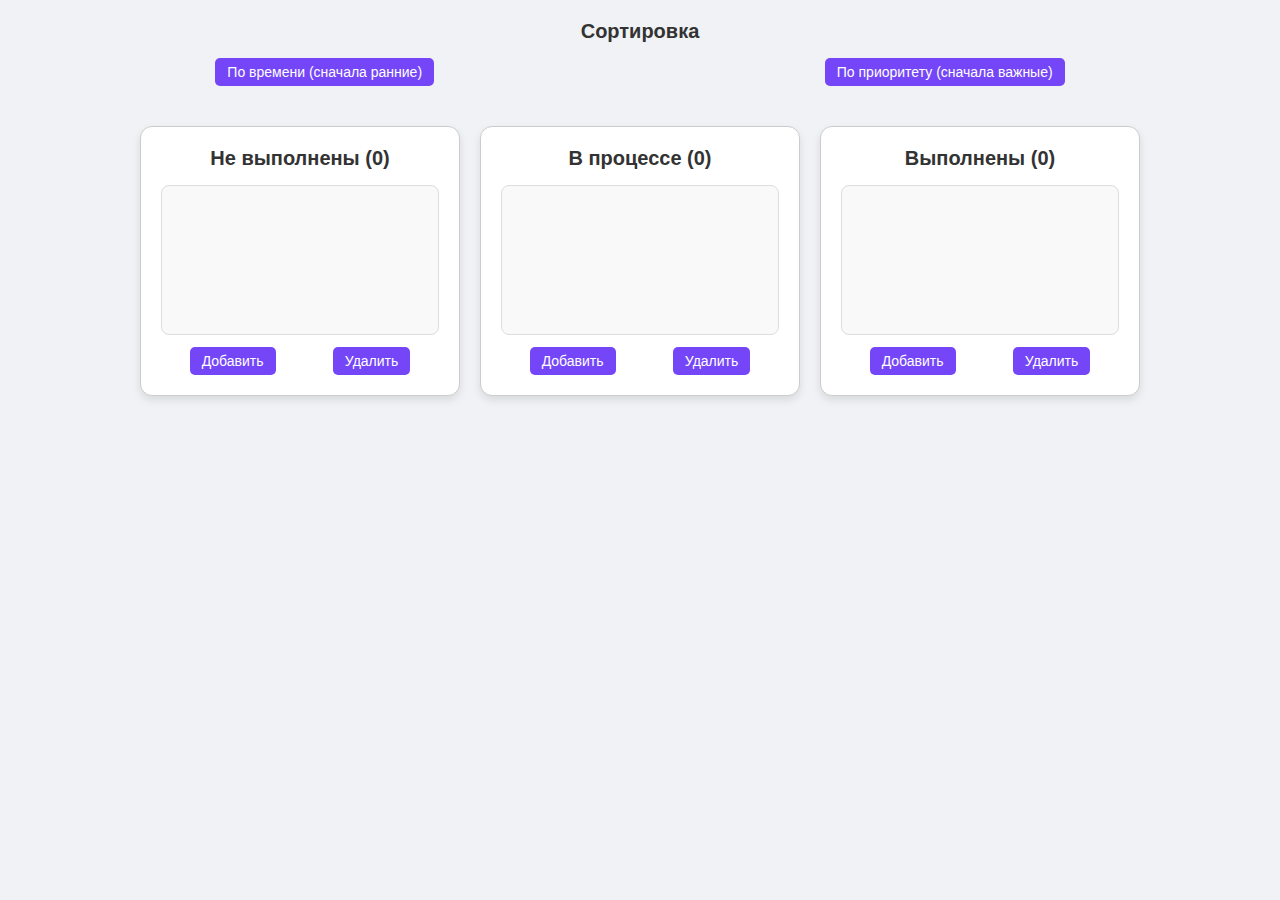
<file: index.html>
<!DOCTYPE html>
<html lang="ru">
<head>
  <meta charset="utf-8" />
  <meta name="viewport" content="width=device-width,initial-scale=1" />
  <title>Мои задачи</title>
  <link rel="stylesheet" href="style.css" />
</head>
<body>
  <section class="filter">
    <h2>Сортировка</h2>
    <div class="buttons">
      <button id="sortTimeBtn">По времени (сначала ранние)</button>
      <button id="sortPriorityBtn">По приоритету (сначала важные)</button>
    </div>
  </section>

  <main>
    <section class="list_tasks">
      <h2 id="todoTitle">Не выполнены</h2>
      <ul id="todoList"></ul>
      <div class="buttons">
        <button id="addTodoBtn" type="button">Добавить</button>
        <button id="delTodoBtn" type="button">Удалить</button>
      </div>
    </section>

    <section class="list_tasks">
      <h2 id="doingTitle">В процессе</h2>
      <ul id="doingList"></ul>
      <div class="buttons">
        <button id="addDoingBtn" type="button">Добавить</button>
        <button id="delDoingBtn" type="button">Удалить</button>
      </div>
    </section>

    <section class="list_tasks">
      <h2 id="doneTitle">Выполнены</h2>
      <ul id="doneList"></ul>
      <div class="buttons">
        <button id="addDoneBtn" type="button">Добавить</button>
        <button id="delDoneBtn" type="button">Удалить</button>
      </div>
    </section>

    <dialog id="modal">
      <h2 id="modalTitle">Напишите задачу:</h2>
      <textarea id="taskTextarea"></textarea>

      <div id="priorityContainer">
        <label for="prioritySelect">Приоритет:</label>
        <select id="prioritySelect">
          <option value="high">Высокий</option>
          <option value="medium">Средний</option>
          <option value="low">Низкий</option>
        </select>
      </div>

      <div class="buttons">
        <button id="confirmModalBtn" type="button">Добавить</button>
        <button id="cancelModalBtn" type="button">Отмена</button>
      </div>
    </dialog>

  </main>

  <script src="code.js"></script>
</body>
</html>
</file>
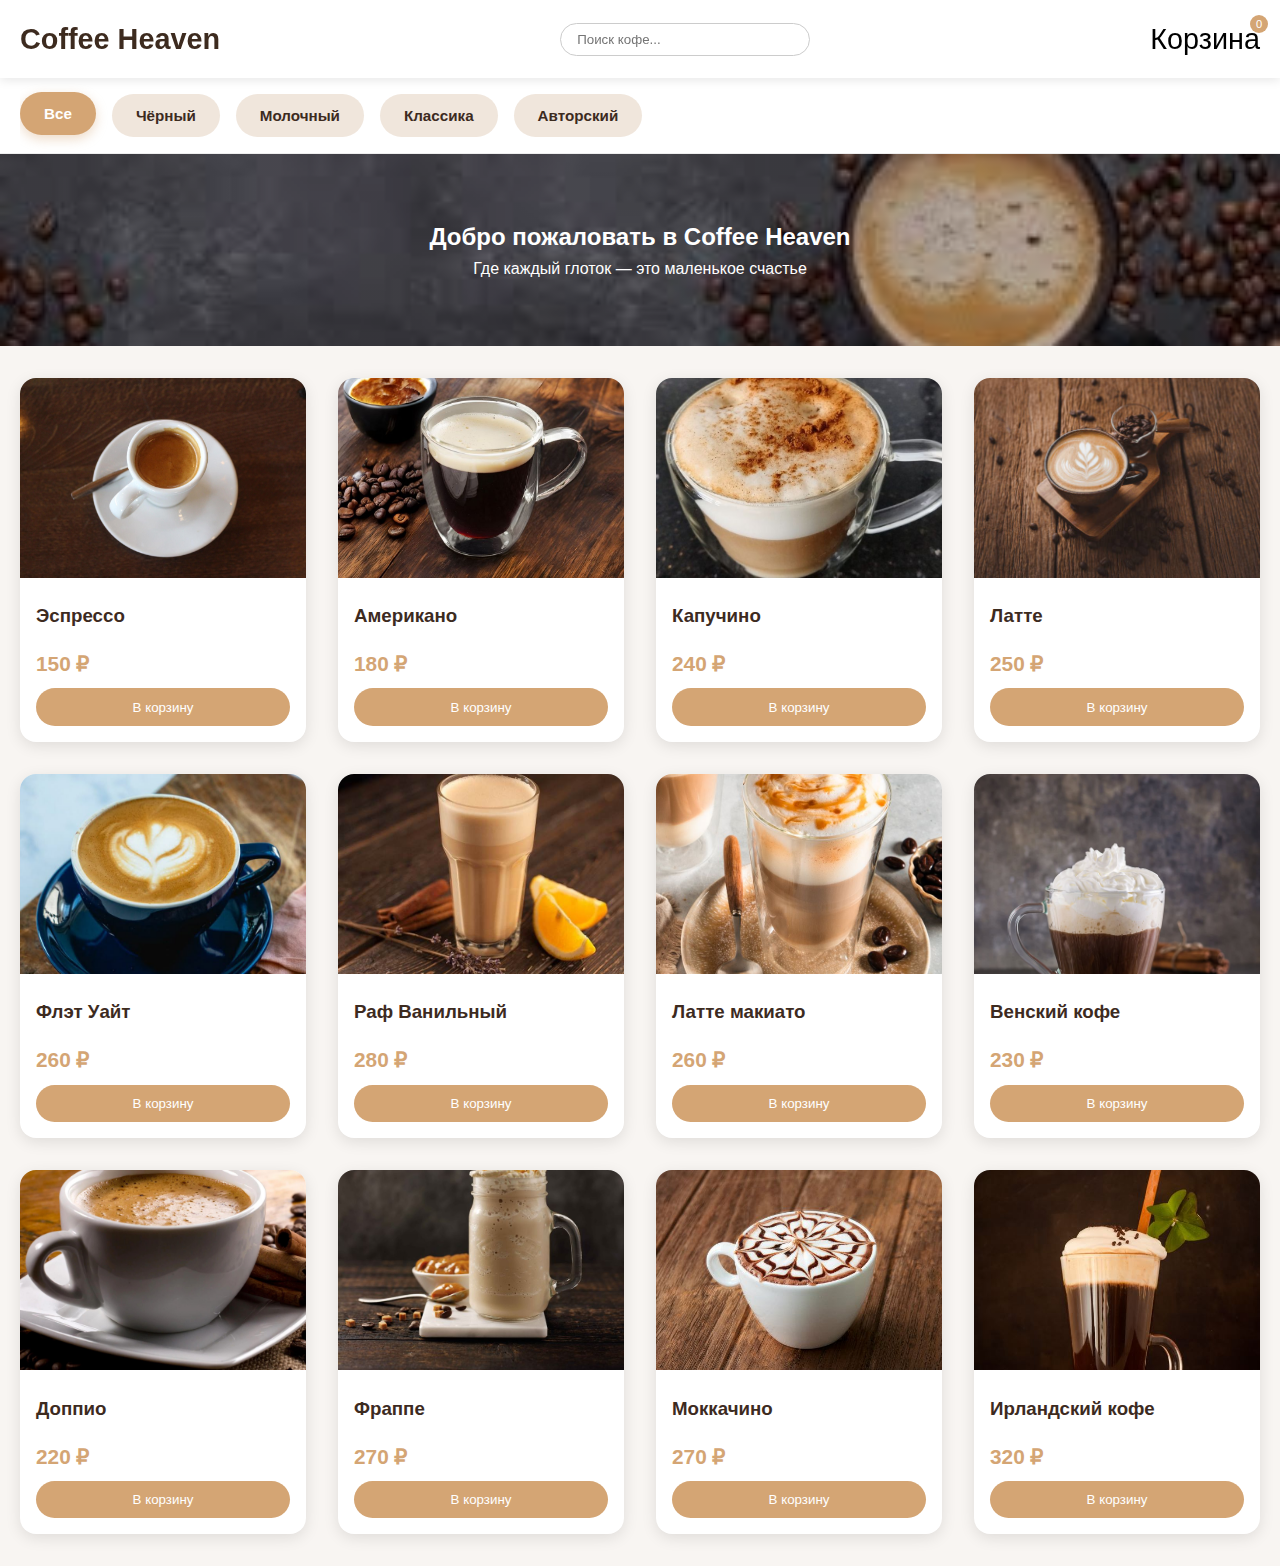
<file: coffee_shop/index.html>
<!DOCTYPE html>
<html lang="ru">
<head>
  <meta charset="UTF-8" />
  <meta name="viewport" content="width=device-width, initial-scale=1.0" />
  <title>Coffee Heaven – Лучший кофе в городе</title>
  <link rel="icon" href="favicon.ico" type="image/x-icon">
  <link rel="stylesheet" href="style.css" />
</head>
<body>
<header class="header">
  <div class="container header-container">
    <button class="burger" aria-label="Открыть меню">
      <span></span><span></span><span></span>
    </button>
    <h1 class="logo">Coffee Heaven</h1>

    <div class="search">
      <input type="text" placeholder="Поиск кофе..." id="searchInput">
    </div>

    <button class="cart-btn" aria-label="Корзина">
      <span class="cart-icon">Корзина</span>
      <span class="cart-count">0</span>
    </button>
  </div>
</header>

<div class="categories-wrapper">
  <div class="container">
    <div class="categories" id="categories">
      <button class="category-btn active" data-category="all">Все</button>
      <button class="category-btn" data-category="black">Чёрный</button>
      <button class="category-btn" data-category="milky">Молочный</button>
      <button class="category-btn" data-category="basic">Классика</button>
      <button class="category-btn" data-category="special">Авторский</button>
    </div>
  </div>
</div>

<nav class="nav-mobile">
  <div class="container">
    <h3>Категории</h3>
    <div class="categories mobile-categories" id="mobileCategories"></div>
  </div>
</nav>

<main class="main">
  <section class="hero">
    <h2>Добро пожаловать в Coffee Heaven</h2>
    <p>Где каждый глоток — это маленькое счастье</p>
  </section>

  <section class="menu">
    <div class="container">
      <div class="coffee-grid" id="coffeeGrid"></div>
    </div>
  </section>
</main>

  <aside class="cart-sidebar" id="cartSidebar">
    <div class="cart-header">
      <h3>Ваша корзина</h3>
      <button class="hide-cart" id="hideCart">×</button>
    </div>
    <div class="cart-body" id="cartBody">
      <p class="empty-cart">Корзина пуста</p>
    </div>
    <div class="cart-footer">
      <div class="total">
        <span>Итого:</span>
        <strong id="totalAmount">0 ₽</strong>
      </div>
      <button class="place-order">Оформить заказ</button>
    </div>
  </aside>

  <script src="data.js"></script>
  <script src="code.js"></script>
</body>
</html>
</file>
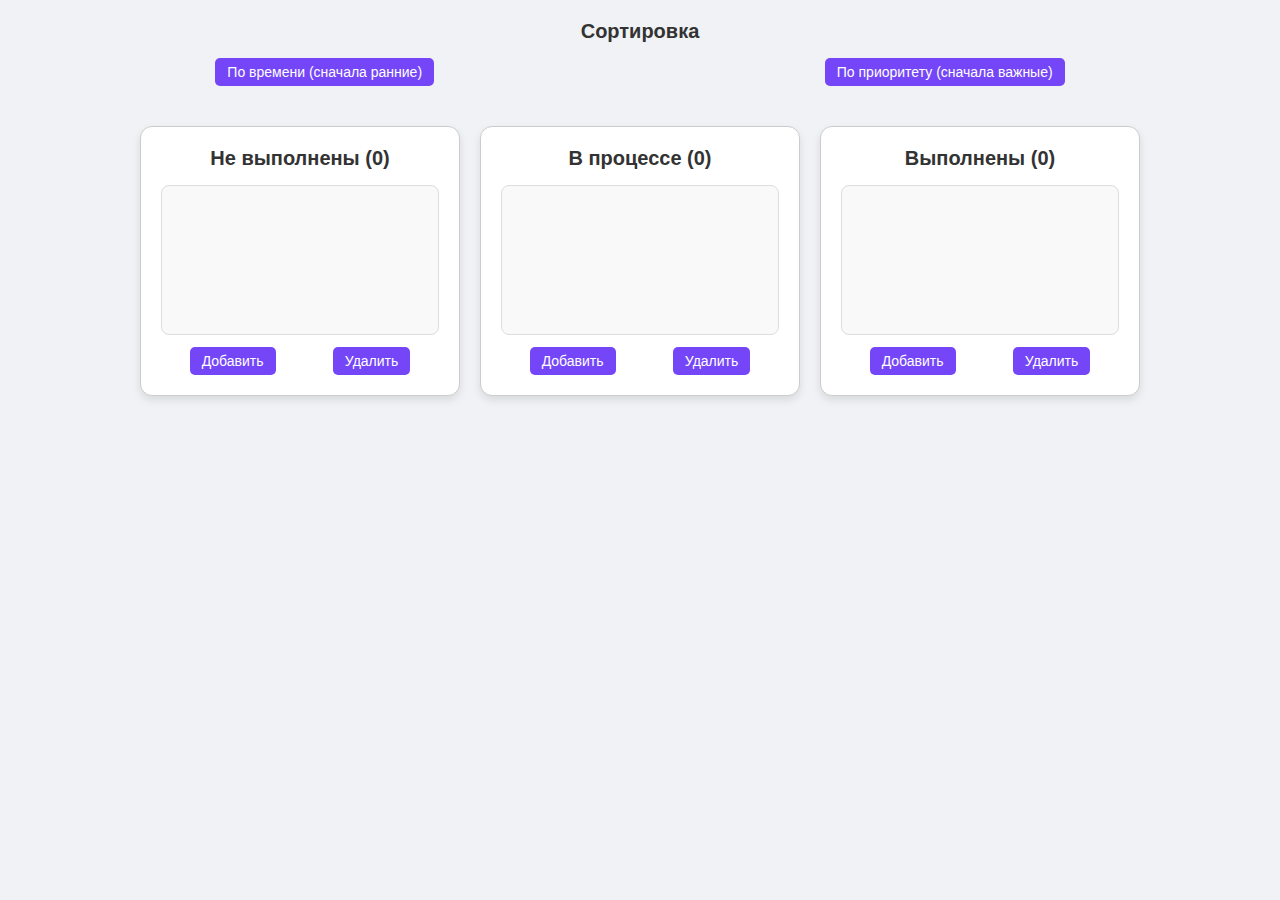
<file: todolist/index.html>
<!DOCTYPE html>
<html lang="ru">
<head>
  <meta charset="utf-8" />
  <meta name="viewport" content="width=device-width,initial-scale=1" />
  <title>Мои задачи</title>
  <link rel="stylesheet" href="style.css" />
</head>
<body>
  <section class="filter">
    <h2>Сортировка</h2>
    <div class="buttons">
      <button id="sortTimeBtn">По времени (сначала ранние)</button>
      <button id="sortPriorityBtn">По приоритету (сначала важные)</button>
    </div>
  </section>

  <main>
    <section class="list_tasks">
      <h2 id="todoTitle">Не выполнены</h2>
      <ul id="todoList"></ul>
      <div class="buttons">
        <button id="addTodoBtn" type="button">Добавить</button>
        <button id="delTodoBtn" type="button">Удалить</button>
      </div>
    </section>

    <section class="list_tasks">
      <h2 id="doingTitle">В процессе</h2>
      <ul id="doingList"></ul>
      <div class="buttons">
        <button id="addDoingBtn" type="button">Добавить</button>
        <button id="delDoingBtn" type="button">Удалить</button>
      </div>
    </section>

    <section class="list_tasks">
      <h2 id="doneTitle">Выполнены</h2>
      <ul id="doneList"></ul>
      <div class="buttons">
        <button id="addDoneBtn" type="button">Добавить</button>
        <button id="delDoneBtn" type="button">Удалить</button>
      </div>
    </section>

    <dialog id="modal">
      <h2 id="modalTitle">Напишите задачу:</h2>
      <textarea id="taskTextarea"></textarea>

      <div id="priorityContainer">
        <label for="prioritySelect">Приоритет:</label>
        <select id="prioritySelect">
          <option value="high">Высокий</option>
          <option value="medium">Средний</option>
          <option value="low">Низкий</option>
        </select>
      </div>

      <div class="buttons">
        <button id="confirmModalBtn" type="button">Добавить</button>
        <button id="cancelModalBtn" type="button">Отмена</button>
      </div>
    </dialog>

  </main>

  <script src="code.js"></script>
</body>
</html>
</file>
<file: style.css>
* {
  box-sizing: border-box;
}

body {
  font-family: Segoe UI, Tahoma, Arial, sans-serif;
  margin: 0;
  background: #f0f2f5;
  color: #111;
}

.filter {
  text-align: center;
  margin: 20px;
}

main {
  display: flex;
  justify-content: center;
  gap: 20px;
  padding: 20px;
  flex-wrap: wrap;
}

.list_tasks {
  background: #ffffff;
  padding: 20px;
  border-radius: 12px;
  border: 1px solid #ccc;
  width: 320px;
  display: flex;
  flex-direction: column;
  align-items: stretch;
  box-shadow: 0 4px 8px rgba(0,0,0,0.1);
  transition: transform 0.2s;
}

.list_tasks:hover {
  transform: translateY(-3px);
}

h2 {
  text-align: center;
  margin: 0 0 15px 0;
  font-size: 20px;
  color: #333;
}

ul {
  list-style: none;
  padding: 0;
  margin: 0;
  min-height: 150px;
  background: #f9f9f9;
  border-radius: 8px;
  border: 1px solid #ddd;
  overflow-wrap: break-word;
}

li {
  display: flex;
  justify-content: space-between;
  align-items: center;
  padding: 8px 10px;
  border-bottom: 1px solid #eee;
  background: #fff;
  border-radius: 6px;
  margin-bottom: 6px;
  box-shadow: 0 1px 3px rgba(0,0,0,0.05);
}

li:last-child {
  margin-bottom: 0;
  border-bottom: none;
}

.high {
  border-left: 5px solid red;
}

.medium {
  border-left: 5px solid orange;
}

.low {
  border-left: 5px solid green;
}

.task-text {
  flex-grow: 1;
  word-break: break-word;
  max-width: 200px;
}

.task-buttons {
  display: flex;
  gap: 4px;
}

.buttons {
  margin-top: 12px;
  display: flex;
  justify-content: space-around;
  flex-wrap: wrap;
}

button {
  padding: 6px 12px;
  border-radius: 5px;
  border: 0;
  background: #7546f7;
  color: #fff;
  cursor: pointer;
  font-size: 14px;
  transition: background 0.2s;
}

button:hover {
  background: #5e36d0;
}

.task-btn {
  background: #888;
  font-size: 13px;
  padding: 4px 6px;
  border-radius: 4px;
  transition: background 0.2s;
}

.task-btn:hover {
  background: #666;
}

dialog {
  min-width: 20%;
  max-width: 400px;
  min-height: 20%;
  border-radius: 8px;
  padding: 20px;
  border: none;
  box-shadow: 0 4px 8px rgba(0,0,0,0.2);
}

dialog::backdrop {
  background: rgba(0,0,0,0.5);
}

textarea {
  width: 100%;
  min-height: 100px;
}

label {
  display: block;
  margin-top: 10px;
}

select {
  width: 100%;
  padding: 6px;
  margin-top: 5px;
  border-radius: 5px;
  border: 1px solid #ccc;
}

@media (max-width: 800px) {
  main {
    flex-direction: column;
    align-items: center;
  }

  .list_tasks {
    width: 90%;
  }

  li {
    flex-direction: column;
    align-items: flex-start;
  }

  .task-buttons {
    margin-top: 5px;
  }

  dialog {
    width: 90%;
    height: auto;
  }
}
</file>
<file: coffee_shop/style.css>
*,
*::before,
*::after { box-sizing: border-box; margin: 0; padding: 0; }

body {
  font-family: 'Segoe UI', Arial, sans-serif;
  background: #f8f5f2;
  color: #3d2b1f;
  line-height: 1.6;
}

.container {
  max-width: 1400px;
  margin: 0 auto;
  padding: 0 20px;
}

header {
  background: #fff;
  box-shadow: 0 2px 10px rgba(0,0,0,0.1);
  position: sticky;
  top: 0;
  z-index: 100;
}

.header .container {
  display: flex;
  align-items: center;
  justify-content: space-between;
  padding: 1rem 20px;
}

.logo { font-size: 1.8rem; font-weight: bold; }

.burger {
  display: none;
  flex-direction: column;
  gap: 5px;
  background: none;
  border: none;
  cursor: pointer;
}
.burger span {
  width: 25px; height: 3px; background: #3d2b1f; transition: 0.3s;
}

.search input {
  padding: 0.5rem 1rem;
  border: 1px solid #ccc;
  border-radius: 25px;
  width: 250px;
}

.cart-btn {
  position: relative;
  background: none;
  border: none;
  font-size: 1.8rem;
  cursor: pointer;
}
.cart-count {
  position: absolute;
  top: -8px;
  right: -8px;
  background: #d4a574;
  color: white;
  font-size: 0.7rem;
  width: 18px;
  height: 18px;
  border-radius: 50%;
  display: grid;
  place-items: center;
}

.hero {
  text-align: center;
  padding: 4rem 1rem;
  background: linear-gradient(rgba(0,0,0,0.3), rgba(0,0,0,0.3)), url('[data-uri]') center/cover;
  color: white;
}

.categories-desktop {
  display: flex;
  gap: 1rem;
  margin: 2rem 0;
  flex-wrap: wrap;
  justify-content: center;
}
.categories-desktop button {
  padding: 0.7rem 1.2rem;
  border: none;
  background: #eee;
  border-radius: 30px;
  cursor: pointer;
  transition: 0.3s;
}
.categories-desktop button.active,
.categories-desktop button:hover {
  background: #d4a574;
  color: white;
}

.coffee-grid {
  display: grid;
  grid-template-columns: repeat(auto-fill, minmax(280px, 1fr));
  gap: 2rem;
  padding: 2rem 0;
}

.coffee-card {
  background: white;
  border-radius: 16px;
  overflow: hidden;
  box-shadow: 0 4px 15px rgba(0,0,0,0.1);
  transition: transform 0.3s;
}
.coffee-card:hover { transform: translateY(-10px); }
.coffee-card img {
  width: 100%;
  height: 200px;
  object-fit: cover;
}
.coffee-card h3 { padding: 1rem; }
.coffee-card .price {
  padding: 0 1rem 1rem;
  font-weight: bold;
  font-size: 1.3rem;
}
.coffee-card button {
  margin: 0 1rem 1rem;
  padding: 0.7rem 1.5rem;
  background: #d4a574;
  color: white;
  border: none;
  border-radius: 30px;
  cursor: pointer;
}

.coffee-card .price { 
  padding: 0 1rem 0.5rem; 
  font-weight: bold; 
  font-size: 1.3rem; 
  color: #d4a574;
}

.coffee-card button {
  margin: 0 1rem 1rem;
  padding: 0.7rem 1.5rem;
  background: #d4a574;
  color: white;
  border: none;
  border-radius: 30px;
  cursor: pointer;
  width: calc(100% - 2rem);
}

.coffee-grid:empty::after {
  content: "Ничего не найдено";
  grid-column: 1 / -1;
  text-align: center;
  padding: 3rem;
  font-size: 1.2rem;
  color: #888;
}

.cart-modal {
  display: none;
  position: fixed;
  inset: 0;
  background: rgba(0,0,0,0.6);
  z-index: 1000;
  align-items: center;
  justify-content: center;
}
.cart-modal.active { display: flex; }

.cart-content {
  background: white;
  border-radius: 16px;
  padding: 2rem;
  width: 90%;
  max-width: 500px;
  max-height: 90vh;
  overflow-y: auto;
}
.cart-total { margin: 1.5rem 0; font-size: 1.4rem; text-align: right; }
.close-cart {
  width: 100%;
  padding: 1rem;
  background: #d4a574;
  color: white;
  border: none;
  border-radius: 12px;
  font-size: 1.1rem;
  cursor: pointer;
}

.cart-sidebar {
  position: fixed;
  top: 0;
  right: -100%;
  width: 380px;
  height: 100vh;
  background: white;
  box-shadow: -5px 0 20px rgba(0,0,0,0.2);
  transition: right 0.4s ease;
  z-index: 1000;
  display: flex;
  flex-direction: column;
}
.cart-sidebar.active { right: 0; }

.cart-header {
  padding: 1.5rem 1.5rem 1rem;
  display: flex;
  justify-content: space-between;
  align-items: center;
  border-bottom: 1px solid #eee;
}
.cart-header h3 { margin: 0; font-size: 1.5rem; }
.hide-cart {
  background: none;
  border: none;
  font-size: 1.1rem;
  color: #888;
  cursor: pointer;
}

.cart-body {
  flex: 1;
  overflow-y: auto;
  padding: 1rem;
}
.cart-item {
  display: flex;
  gap: 1rem;
  padding: 1rem 0;
  border-bottom: 1px solid #eee;
}
.cart-item img {
  width: 60px;
  height: 60px;
  border-radius: 12px;
  object-fit: cover;
}
.cart-item-info {
  flex: 1;
}
.cart-item-name {
  font-weight: 600;
  margin: 0 0 0.3rem;
  font-size: 1rem;
}
.cart-item-options {
  font-size: 0.85rem;
  color: #888;
  margin: 0.3rem 0;
}
.cart-item-price {
  font-weight: bold;
  color: #d4a574;
}
.quantity-controls {
  display: flex;
  align-items: center;
  gap: 0.8rem;
  margin-top: 0.5rem;
}
.quantity-controls button {
  width: 28px;
  height: 28px;
  border: 1px solid #ddd;
  background: white;
  border-radius: 50%;
  font-size: 1.2rem;
  cursor: pointer;
}
.remove-item {
  color: #b85c5c;
  background: none;
  border: none;
  font-size: 1.3rem;
  cursor: pointer;
}

.cart-footer {
  padding: 1.5rem;
  border-top: 1px solid #eee;
  background: #fafafa;
}
.subtotal, .total {
  display: flex;
  justify-content: space-between;
  margin-bottom: 0.8rem;
  font-size: 1.1rem;
}
.total { font-size: 1.3rem; margin-top: 0.5rem; }
.place-order {
  width: 100%;
  padding: 1rem;
  background: #d4a574;
  color: white;
  border: none;
  border-radius: 16px;
  font-size: 1.1rem;
  font-weight: bold;
  cursor: pointer;
  margin-top: 1rem;
}
.empty-cart {
  text-align: center;
  padding: 3rem 1rem;
  color: #888;
  font-size: 1.1rem;
}

.detail-page {
  background: #fff;
  color: #333;
}

.detail-main {
  padding: 2rem 1rem;
  max-width: 1000px;
  margin: 0 auto;
}

.detail-grid {
  display: grid;
  grid-template-columns: 1fr 1fr;
  gap: 3rem;
  margin-top: 2rem;
}

.detail-image img {
  width: 100%;
  max-height: 600px;
  object-fit: cover;
  border-radius: 20px;
  box-shadow: 0 10px 30px rgba(0,0,0,0.15);
}

.detail-content h2 {
  font-size: 2.2rem;
  margin: 0 0 1rem;
}

.desc {
  font-size: 1.1rem;
  line-height: 1.6;
  color: #666;
  margin-bottom: 2rem;
}

.options h3 {
  margin: 1.5rem 0 0.8rem;
  font-size: 1.1rem;
  color: #444;
}

.sizes, .milks {
  display: flex;
  gap: 1rem;
  flex-wrap: wrap;
  margin-bottom: 1.5rem;
}

.size-btn, .milk-btn {
  padding: 0.9rem 1.4rem;
  border: 2px solid #eee;
  background: white;
  border-radius: 16px;
  cursor: pointer;
  transition: all 0.3s;
  font-weight: 500;
}

.size-btn.active, .milk-btn.active {
  background: #d4a574;
  color: white;
  border-color: #d4a574;
}

.sugar-label {
  display: flex;
  align-items: center;
  gap: 0.8rem;
  font-size: 1.1rem;
  margin: 1.5rem 0;
}

.quantity-big {
  display: flex;
  align-items: center;
  justify-content: center;
  gap: 2rem;
  font-size: 2rem;
  margin: 2rem 0;
}

.quantity-big button {
  width: 60px;
  height: 60px;
  border-radius: 50%;
  border: none;
  background: #f0f0f0;
  font-size: 2rem;
  cursor: pointer;
}

.add-to-cart-big {
  width: 100%;
  padding: 1.4rem;
  background: #d4a574;
  color: white;
  border: none;
  border-radius: 20px;
  font-size: 1.3rem;
  font-weight: bold;
  cursor: pointer;
  margin-top: 2rem;
  box-shadow: 0 8px 20px rgba(212,165,116,0.3);
}

.back-btn {
  display: flex;
  align-items: center;
  gap: 0.8rem;
  color: #3d2b1f;
  text-decoration: none;
  font-weight: 600;
  font-size: 1.1rem;
  padding: 0.5rem 0;
  transition: color 0.3s;
}
.back-btn:hover {
  color: #d4a574;
}
.back-btn svg {
  width: 20px;
  height: 20px;
  transition: transform 0.3s;
}
.back-btn:hover svg {
  transform: translateX(-4px);
}

.cart-footer {
  padding: 1.5rem;
  border-top: 1px solid #eee;
  background: #fafafa;
}
.total {
  display: flex;
  justify-content: space-between;
  font-size: 1.3rem;
  font-weight: bold;
  color: #3d2b1f;
}
.place-order {
  width: 100%;
  padding: 1rem;
  background: #d4a574;
  color: white;
  border: none;
  border-radius: 16px;
  font-size: 1.1rem;
  font-weight: bold;
  cursor: pointer;
  margin-top: 1rem;
  transition: background 0.3s;
}
.place-order:hover {
  background: #c6935e;
}

@media (max-width: 768px) {
  .detail-grid {
    grid-template-columns: 1fr;
  }
  .detail-image img {
    border-radius: 16px;
  }
}

@media (max-width: 768px) {
  .burger { display: flex; }
  .categories-desktop { display: none; }
  .search input { width: 150px; }
  .nav-mobile {
    position: fixed;
    top: 0; left: -100%;
    width: 100%;
    height: 100vh;
    background: rgba(0,0,0,0.95);
    transition: 0.4s;
    padding-top: 100px;
    z-index: 999;
  }
  .nav-mobile.active { left: 0; }
  .nav-mobile ul {
    list-style: none;
    text-align: center;
  }
  .nav-mobile a {
    display: block;
    padding: 1rem;
    color: white;
    font-size: 1.5rem;
    text-decoration: none;
  }
  .nav-mobile a.active { color: #d4a574; }
}

@media (min-width: 1440px) {
  .container { max-width: 1400px; }
}

.categories-wrapper {
  background: white;
  border-bottom: 1px solid #eee;
  position: sticky;
  top: 70px;
  z-index: 99;
}
.categories {
  display: flex;
  gap: 1rem;
  padding: 1rem 0;
  overflow-x: auto;
  scrollbar-width: none;
  -ms-overflow-style: none;
}
.categories::-webkit-scrollbar { display: none; }

.category-btn {
  padding: 0.8rem 1.5rem;
  background: #f0e6dc;
  color: #3d2b1f;
  border: none;
  border-radius: 30px;
  font-weight: 600;
  white-space: nowrap;
  cursor: pointer;
  transition: all 0.3s ease;
  font-size: 0.95rem;
}
.category-btn.active,
.category-btn:hover {
  background: #d4a574;
  color: white;
  transform: translateY(-2px);
  box-shadow: 0 4px 12px rgba(212, 165, 116, 0.4);
}

.nav-mobile {
  position: fixed;
  top: 0; left: -100%;
  width: 100%; height: 100vh;
  background: rgba(61, 43, 31, 0.98);
  transition: left 0.4s ease;
  z-index: 999;
  padding-top: 100px;
  color: white;
  text-align: center;
}
.nav-mobile.active { left: 0; }

.nav-mobile h3 {
  margin-bottom: 2rem;
  font-size: 1.6rem;
}
.mobile-categories {
  flex-direction: column;
  gap: 1rem;
  padding: 0 2rem;
}
.mobile-categories .category-btn {
  padding: 1.2rem;
  font-size: 1.3rem;
  background: rgba(255,255,255,0.1);
  backdrop-filter: blur(10px);
}
.mobile-categories .category-btn.active {
  background: #d4a574;
}

@media (max-width: 768px) {
  .categories-wrapper { top: 60px; }
  .header-container { padding: 0.8rem 20px; }
  .logo { font-size: 1.6rem; }
}
</file>
<file: todolist/style.css>
* {
  box-sizing: border-box;
}

body {
  font-family: Segoe UI, Tahoma, Arial, sans-serif;
  margin: 0;
  background: #f0f2f5;
  color: #111;
}

.filter {
  text-align: center;
  margin: 20px;
}

main {
  display: flex;
  justify-content: center;
  gap: 20px;
  padding: 20px;
  flex-wrap: wrap;
}

.list_tasks {
  background: #ffffff;
  padding: 20px;
  border-radius: 12px;
  border: 1px solid #ccc;
  width: 320px;
  display: flex;
  flex-direction: column;
  align-items: stretch;
  box-shadow: 0 4px 8px rgba(0,0,0,0.1);
  transition: transform 0.2s;
}

.list_tasks:hover {
  transform: translateY(-3px);
}

h2 {
  text-align: center;
  margin: 0 0 15px 0;
  font-size: 20px;
  color: #333;
}

ul {
  list-style: none;
  padding: 0;
  margin: 0;
  min-height: 150px;
  background: #f9f9f9;
  border-radius: 8px;
  border: 1px solid #ddd;
  overflow-wrap: break-word;
}

li {
  display: flex;
  justify-content: space-between;
  align-items: center;
  padding: 8px 10px;
  border-bottom: 1px solid #eee;
  background: #fff;
  border-radius: 6px;
  margin-bottom: 6px;
  box-shadow: 0 1px 3px rgba(0,0,0,0.05);
}

li:last-child {
  margin-bottom: 0;
  border-bottom: none;
}

.high {
  border-left: 5px solid red;
}

.medium {
  border-left: 5px solid orange;
}

.low {
  border-left: 5px solid green;
}

.task-text {
  flex-grow: 1;
  word-break: break-word;
  max-width: 200px;
}

.task-buttons {
  display: flex;
  gap: 4px;
}

.buttons {
  margin-top: 12px;
  display: flex;
  justify-content: space-around;
  flex-wrap: wrap;
}

button {
  padding: 6px 12px;
  border-radius: 5px;
  border: 0;
  background: #7546f7;
  color: #fff;
  cursor: pointer;
  font-size: 14px;
  transition: background 0.2s;
}

button:hover {
  background: #5e36d0;
}

.task-btn {
  background: #888;
  font-size: 13px;
  padding: 4px 6px;
  border-radius: 4px;
  transition: background 0.2s;
}

.task-btn:hover {
  background: #666;
}

dialog {
  min-width: 20%;
  max-width: 400px;
  min-height: 20%;
  border-radius: 8px;
  padding: 20px;
  border: none;
  box-shadow: 0 4px 8px rgba(0,0,0,0.2);
}

dialog::backdrop {
  background: rgba(0,0,0,0.5);
}

textarea {
  width: 100%;
  min-height: 100px;
}

label {
  display: block;
  margin-top: 10px;
}

select {
  width: 100%;
  padding: 6px;
  margin-top: 5px;
  border-radius: 5px;
  border: 1px solid #ccc;
}

@media (max-width: 800px) {
  main {
    flex-direction: column;
    align-items: center;
  }

  .list_tasks {
    width: 90%;
  }

  li {
    flex-direction: column;
    align-items: flex-start;
  }

  .task-buttons {
    margin-top: 5px;
  }

  dialog {
    width: 90%;
    height: auto;
  }
}
</file>
